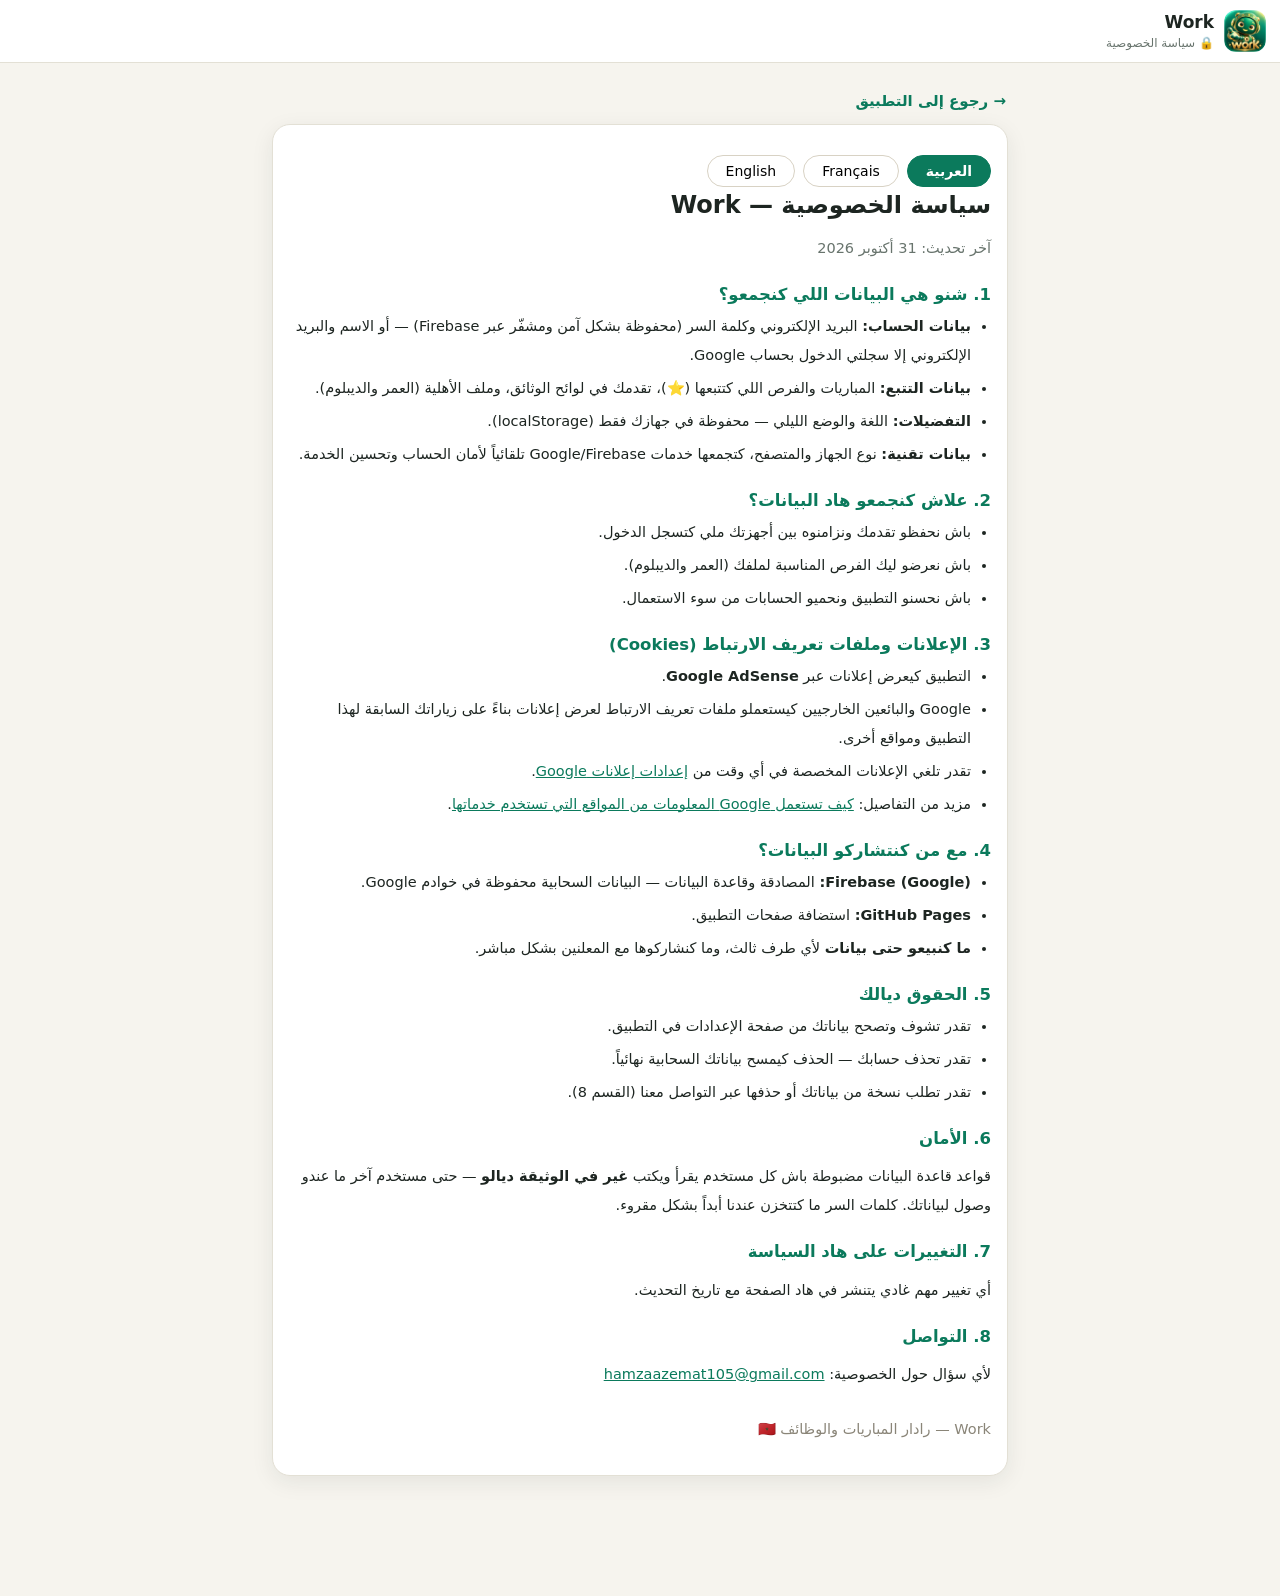
<file: privacy.html>
<!DOCTYPE html>
<html lang="ar" dir="rtl">
<head>
<meta charset="UTF-8">
<meta name="viewport" content="width=device-width, initial-scale=1, viewport-fit=cover">
<title>سياسة الخصوصية | Work</title>
<meta name="description" content="سياسة الخصوصية لتطبيق Work — رادار المباريات والوظائف.">
<meta name="theme-color" content="#0b7a5c">
<link rel="icon" href="icon-192.png?v=5" type="image/png">
<link rel="stylesheet" href="styles.css?v=8">
<style>
.langtabs{display:flex;gap:8px;margin:14px 0 4px;flex-wrap:wrap}
.langtabs button{border:1px solid #d8d2c4;background:#fff;border-radius:999px;padding:7px 18px;font-size:14px;cursor:pointer;font-family:inherit}
.langtabs button.on{background:#0b7a5c;color:#fff;border-color:#0b7a5c;font-weight:700}
.privacy-body h3{margin:22px 0 8px;font-size:16.5px;color:#0b7a5c}
.privacy-body ul{margin:6px 0;padding-inline-start:20px;line-height:2}
.privacy-body li{font-size:14.5px;margin-bottom:4px}
.privacy-body p{line-height:2;font-size:14.5px}
.backrow{margin:14px 2px}
.backrow a{color:#0b7a5c;font-weight:700;text-decoration:none;font-size:15px}
.updated{color:#8a8578;font-size:13px;margin-top:26px}
</style>
</head>
<body>

<header class="topbar">
  <div class="brand">
    <img class="brand-logo" src="icon-192.png?v=5" alt="Work">
    <div>
      <strong>Work</strong>
      <small>🔒 سياسة الخصوصية</small>
    </div>
  </div>
</header>

<main>
  <div class="backrow"><a href="./">→ رجوع إلى التطبيق</a></div>

  <section class="view active">
    <div class="card privacy-body">
      <div class="langtabs" role="tablist">
        <button type="button" class="on" data-lang="ar">العربية</button>
        <button type="button" data-lang="fr">Français</button>
        <button type="button" data-lang="en">English</button>
      </div>

      <!-- ============ العربية ============ -->
      <div id="pl-ar">
        <h2>سياسة الخصوصية — Work</h2>
        <p class="muted">آخر تحديث: 31 أكتوبر 2026</p>

        <h3>1. شنو هي البيانات اللي كنجمعو؟</h3>
        <ul>
          <li><strong>بيانات الحساب:</strong> البريد الإلكتروني وكلمة السر (محفوظة بشكل آمن ومشفّر عبر Firebase) — أو الاسم والبريد الإلكتروني إلا سجلتي الدخول بحساب Google.</li>
          <li><strong>بيانات التتبع:</strong> المباريات والفرص اللي كتتبعها (⭐)، تقدمك في لوائح الوثائق، وملف الأهلية (العمر والديبلوم).</li>
          <li><strong>التفضيلات:</strong> اللغة والوضع الليلي — محفوظة في جهازك فقط (localStorage).</li>
          <li><strong>بيانات تقنية:</strong> نوع الجهاز والمتصفح، كتجمعها خدمات Google/Firebase تلقائياً لأمان الحساب وتحسين الخدمة.</li>
        </ul>

        <h3>2. علاش كنجمعو هاد البيانات؟</h3>
        <ul>
          <li>باش نحفظو تقدمك ونزامنوه بين أجهزتك ملي كتسجل الدخول.</li>
          <li>باش نعرضو ليك الفرص المناسبة لملفك (العمر والديبلوم).</li>
          <li>باش نحسنو التطبيق ونحميو الحسابات من سوء الاستعمال.</li>
        </ul>

        <h3>3. الإعلانات وملفات تعريف الارتباط (Cookies)</h3>
        <ul>
          <li>التطبيق كيعرض إعلانات عبر <strong>Google AdSense</strong>.</li>
          <li>Google والبائعين الخارجيين كيستعملو ملفات تعريف الارتباط لعرض إعلانات بناءً على زياراتك السابقة لهذا التطبيق ومواقع أخرى.</li>
          <li>تقدر تلغي الإعلانات المخصصة في أي وقت من <a href="https://www.google.com/settings/ads" target="_blank" rel="noopener">إعدادات إعلانات Google</a>.</li>
          <li>مزيد من التفاصيل: <a href="https://policies.google.com/technologies/ads" target="_blank" rel="noopener">كيف تستعمل Google المعلومات من المواقع التي تستخدم خدماتها</a>.</li>
        </ul>

        <h3>4. مع من كنتشاركو البيانات؟</h3>
        <ul>
          <li><strong>Firebase (Google):</strong> المصادقة وقاعدة البيانات — البيانات السحابية محفوظة في خوادم Google.</li>
          <li><strong>GitHub Pages:</strong> استضافة صفحات التطبيق.</li>
          <li><strong>ما كنبيعو حتى بيانات</strong> لأي طرف ثالث، وما كنشاركوها مع المعلنين بشكل مباشر.</li>
        </ul>

        <h3>5. الحقوق ديالك</h3>
        <ul>
          <li>تقدر تشوف وتصحح بياناتك من صفحة الإعدادات في التطبيق.</li>
          <li>تقدر تحذف حسابك — الحذف كيمسح بياناتك السحابية نهائياً.</li>
          <li>تقدر تطلب نسخة من بياناتك أو حذفها عبر التواصل معنا (القسم 8).</li>
        </ul>

        <h3>6. الأمان</h3>
        <p>قواعد قاعدة البيانات مضبوطة باش كل مستخدم يقرأ ويكتب <strong>غير في الوثيقة ديالو</strong> — حتى مستخدم آخر ما عندو وصول لبياناتك. كلمات السر ما كتتخزن عندنا أبداً بشكل مقروء.</p>

        <h3>7. التغييرات على هاد السياسة</h3>
        <p>أي تغيير مهم غادي يتنشر في هاد الصفحة مع تاريخ التحديث.</p>

        <h3>8. التواصل</h3>
        <p>لأي سؤال حول الخصوصية: <a href="mailto:hamzaazemat105@gmail.com">hamzaazemat105@gmail.com</a></p>

        <p class="updated">Work — رادار المباريات والوظائف 🇲🇦</p>
      </div>

      <!-- ============ Français ============ -->
      <div id="pl-fr" hidden>
        <h2>Politique de confidentialité — Work</h2>
        <p class="muted">Dernière mise à jour : 31 octobre 2026</p>

        <h3>1. Données que nous collectons</h3>
        <ul>
          <li><strong>Données du compte :</strong> e-mail et mot de passe (stockés de façon sécurisée et chiffrée via Firebase) — ou nom et e-mail si vous vous connectez avec Google.</li>
          <li><strong>Données de suivi :</strong> concours et offres suivis (⭐), progression des listes de documents, profil d'éligibilité (âge et diplôme).</li>
          <li><strong>Préférences :</strong> langue et mode nuit — conservées uniquement sur votre appareil (localStorage).</li>
          <li><strong>Données techniques :</strong> type d'appareil et navigateur, collectées automatiquement par Google/Firebase pour la sécurité et l'amélioration du service.</li>
        </ul>

        <h3>2. Pourquoi ces données ?</h3>
        <ul>
          <li>Sauvegarder votre progression et la synchroniser entre vos appareils après connexion.</li>
          <li>Vous montrer les opportunités adaptées à votre profil (âge et diplôme).</li>
          <li>Améliorer l'application et protéger les comptes contre les abus.</li>
        </ul>

        <h3>3. Publicités et cookies</h3>
        <ul>
          <li>L'application affiche des publicités via <strong>Google AdSense</strong>.</li>
          <li>Google et des fournisseurs tiers utilisent des cookies pour diffuser des annonces en fonction de vos visites précédentes.</li>
          <li>Vous pouvez désactiver la personnalisation des annonces à tout moment dans les <a href="https://www.google.com/settings/ads" target="_blank" rel="noopener">paramètres des annonces Google</a>.</li>
          <li>Plus d'infos : <a href="https://policies.google.com/technologies/ads" target="_blank" rel="noopener">comment Google utilise les données des sites partenaires</a>.</li>
        </ul>

        <h3>4. Avec qui partageons-nous les données ?</h3>
        <ul>
          <li><strong>Firebase (Google) :</strong> authentification et base de données — données cloud hébergées sur les serveurs de Google.</li>
          <li><strong>GitHub Pages :</strong> hébergement des pages de l'application.</li>
          <li><strong>Nous ne vendons aucune donnée</strong> à des tiers et ne les partageons pas directement avec les annonceurs.</li>
        </ul>

        <h3>5. Vos droits</h3>
        <ul>
          <li>Consulter et corriger vos données depuis la page Paramètres de l'application.</li>
          <li>Supprimer votre compte — la suppression efface définitivement vos données cloud.</li>
          <li>Demander une copie ou la suppression de vos données via le contact (section 8).</li>
        </ul>

        <h3>6. Sécurité</h3>
        <p>Les règles de la base de données garantissent que chaque utilisateur ne lit et n'écrit que <strong>son propre document</strong>. Les mots de passe ne sont jamais stockés en clair chez nous.</p>

        <h3>7. Modifications de cette politique</h3>
        <p>Tout changement important sera publié sur cette page avec sa date de mise à jour.</p>

        <h3>8. Contact</h3>
        <p>Pour toute question sur la confidentialité : <a href="mailto:hamzaazemat105@gmail.com">hamzaazemat105@gmail.com</a></p>

        <p class="updated">Work — radar des concours et offres d'emploi 🇲🇦</p>
      </div>

      <!-- ============ English ============ -->
      <div id="pl-en" hidden>
        <h2>Privacy Policy — Work</h2>
        <p class="muted">Last updated: October 31, 2026</p>

        <h3>1. Data we collect</h3>
        <ul>
          <li><strong>Account data:</strong> email and password (securely stored and encrypted via Firebase) — or name and email if you sign in with Google.</li>
          <li><strong>Tracking data:</strong> concours and offers you follow (⭐), document-checklist progress, eligibility profile (age and diploma).</li>
          <li><strong>Preferences:</strong> language and night mode — stored only on your device (localStorage).</li>
          <li><strong>Technical data:</strong> device and browser type, collected automatically by Google/Firebase for account security and service improvement.</li>
        </ul>

        <h3>2. Why we collect it</h3>
        <ul>
          <li>To save your progress and sync it across your devices after sign-in.</li>
          <li>To show you opportunities matching your profile (age and diploma).</li>
          <li>To improve the app and protect accounts against misuse.</li>
        </ul>

        <h3>3. Advertising and cookies</h3>
        <ul>
          <li>The app displays ads via <strong>Google AdSense</strong>.</li>
          <li>Google and third-party vendors use cookies to serve ads based on your prior visits to this app and other sites.</li>
          <li>You may opt out of personalized advertising at any time in <a href="https://www.google.com/settings/ads" target="_blank" rel="noopener">Google Ads Settings</a>.</li>
          <li>Learn more: <a href="https://policies.google.com/technologies/ads" target="_blank" rel="noopener">how Google uses information from partner sites</a>.</li>
        </ul>

        <h3>4. Who we share data with</h3>
        <ul>
          <li><strong>Firebase (Google):</strong> authentication and database — cloud data hosted on Google servers.</li>
          <li><strong>GitHub Pages:</strong> hosting of the app's pages.</li>
          <li><strong>We sell no data</strong> to any third party and do not share it directly with advertisers.</li>
        </ul>

        <h3>5. Your rights</h3>
        <ul>
          <li>View and correct your data from the app's Settings page.</li>
          <li>Delete your account — deletion permanently erases your cloud data.</li>
          <li>Request a copy or deletion of your data via the contact below (section 8).</li>
        </ul>

        <h3>6. Security</h3>
        <p>Database rules ensure each user can only read and write <strong>their own document</strong>. Passwords are never stored in readable form on our side.</p>

        <h3>7. Changes to this policy</h3>
        <p>Any significant change will be published on this page with its update date.</p>

        <h3>8. Contact</h3>
        <p>For any privacy question: <a href="mailto:hamzaazemat105@gmail.com">hamzaazemat105@gmail.com</a></p>

        <p class="updated">Work — concours & jobs radar 🇲🇦</p>
      </div>

    </div>
  </section>
</main>

<script>
(function(){
  var tabs = document.querySelectorAll('.langtabs button');
  var map = { ar: ['pl-ar','rtl','ar'], fr: ['pl-fr','ltr','fr'], en: ['pl-en','ltr','en'] };
  tabs.forEach(function(btn){
    btn.addEventListener('click', function(){
      tabs.forEach(function(b){ b.classList.remove('on'); });
      btn.classList.add('on');
      var cfg = map[btn.getAttribute('data-lang')];
      Object.keys(map).forEach(function(k){ document.getElementById(map[k][0]).hidden = true; });
      document.getElementById(cfg[0]).hidden = false;
      document.documentElement.lang = cfg[2];
      document.documentElement.dir = cfg[1];
    });
  });
})();
</script>
</body>
</html>
</file>
<file: styles.css>
/* ===== رادار المباريات 🎯 — Moroccan concours radar PWA ===== */
:root{
  --green:#0b7a5c; --green-deep:#085c46; --green-soft:#e2f2ec;
  --amber:#f2a81d; --amber-soft:#fdf0d3;
  --red:#c0392b; --red-soft:#fbe7e3;
  --bg:#f6f4ee; --card:#ffffff; --ink:#1d2521; --muted:#68746d;
  --line:#e3e0d5; --danger:#c0392b;
  --shadow:0 6px 22px rgba(20,40,32,.08);
  --radius:18px;
}
[data-theme="dark"]{
  --bg:#101613; --card:#1a211d; --ink:#eef3f0; --muted:#9fb0a6;
  --line:#2b362f; --green-soft:#14352b; --amber-soft:#3a2f14; --red-soft:#3d1d18;
  --shadow:0 6px 22px rgba(0,0,0,.4);
}
*{box-sizing:border-box}
html{scroll-behavior:smooth}
body{
  margin:0; background:var(--bg); color:var(--ink);
  font-family:"Segoe UI", Tahoma, system-ui, -apple-system, Arial, sans-serif;
  padding-bottom:96px;
}
button{font-family:inherit}
a{color:var(--green)}

/* top bar */
.topbar{
  position:sticky; top:0; z-index:30; display:flex; align-items:center; justify-content:space-between;
  padding:10px 14px; background:var(--card); border-bottom:1px solid var(--line);
}
.brand{display:flex; align-items:center; gap:10px}
.brand-logo{width:42px; height:42px; border-radius:12px}
.brand strong{display:block; font-size:17px}
.brand small{color:var(--muted); font-size:12px}
.icon-btn{
  border:1px solid var(--line); background:var(--bg); color:var(--ink);
  width:40px; height:40px; border-radius:12px; font-size:17px; cursor:pointer; margin-inline-start:6px;
}

main{max-width:760px; margin:0 auto; padding:14px 12px 10px}
.view{display:none}
.view.active{display:block}
.page-title{font-size:19px; margin:16px 2px 10px}
.muted{color:var(--muted)}
.small{font-size:12.5px}
.empty{
  text-align:center; color:var(--muted); background:var(--card); border:1px dashed var(--line);
  border-radius:var(--radius); padding:22px 14px; margin:12px 0;
}

/* hero */
.hero{
  background:linear-gradient(135deg, var(--green-deep), var(--green));
  color:#fff; border-radius:22px; padding:20px 18px; box-shadow:var(--shadow);
}
.hero h1{margin:0 0 8px; font-size:21px; line-height:1.5}
.hero p{margin:0 0 6px; opacity:.94; font-size:14.5px; line-height:1.8}
.hero .updated{font-size:12px; opacity:.8; margin:0}

/* stats */
.stats{display:grid; grid-template-columns:repeat(3,1fr); gap:10px; margin:14px 0}
.stat{background:var(--card); border:1px solid var(--line); border-radius:16px; padding:12px 6px; text-align:center; box-shadow:var(--shadow)}
.stat strong{display:block; font-size:22px; color:var(--green)}
.stat span{font-size:12px; color:var(--muted)}

/* tools */
.tools{margin:6px 0 12px}
.field{
  width:100%; padding:12px 14px; border:1.5px solid var(--line); border-radius:14px;
  background:var(--card); color:var(--ink); font-size:15px; font-family:inherit; margin-bottom:10px;
}
.field:focus{outline:none; border-color:var(--green)}
.chips{display:flex; gap:8px; overflow-x:auto; padding-bottom:6px; scrollbar-width:none}
.chips::-webkit-scrollbar{display:none}
.chip{
  flex:0 0 auto; border:1.5px solid var(--line); background:var(--card); color:var(--ink);
  padding:7px 14px; border-radius:999px; font-size:13.5px; cursor:pointer;
}
.chip.on{background:var(--green); border-color:var(--green); color:#fff}

/* concours cards */
.list{display:grid; gap:12px}
.ccard{
  background:var(--card); border:1px solid var(--line); border-radius:var(--radius);
  padding:14px; box-shadow:var(--shadow);
}
.ccard-top{display:flex; justify-content:space-between; align-items:center; gap:8px; margin-bottom:8px}
.sector{background:var(--green-soft); color:var(--green-deep); font-size:12px; padding:3px 10px; border-radius:999px; font-weight:600}
[data-theme="dark"] .sector{color:#7fd6ba}
.count{font-size:12.5px; font-weight:700; padding:3px 10px; border-radius:999px}
.count.ok{background:var(--green-soft); color:var(--green-deep)}
.count.mid{background:var(--amber-soft); color:#8a5d00}
.count.soon{background:var(--amber-soft); color:#b3540a}
.count.urgent{background:var(--red); color:#fff; animation:pulse 1.2s infinite}
.count.closed{background:var(--line); color:var(--muted)}
@keyframes pulse{50%{opacity:.65}}
.ccard h3{margin:0 0 4px; font-size:16.5px; line-height:1.6}
.org{margin:0 0 8px; color:var(--muted); font-size:13.5px}
.meta{display:flex; flex-wrap:wrap; gap:6px 14px; font-size:13px; color:var(--muted); margin-bottom:8px}
.deadline{margin:0 0 12px; font-size:14px}
.ccard-actions{display:flex; gap:8px}
.ccard-actions .btn{flex:1}
.why{color:var(--danger); font-size:13.5px; margin:10px 0 0}
.prog{display:flex; align-items:center; gap:10px; margin-top:12px; font-size:12.5px; color:var(--muted)}
.prog .bar{flex:1; height:8px; background:var(--line); border-radius:99px; overflow:hidden}
.prog .bar i{display:block; height:100%; background:var(--green); border-radius:99px; transition:width .3s}

/* buttons */
.btn{
  display:inline-flex; align-items:center; justify-content:center; gap:6px;
  border:1.5px solid var(--line); background:var(--card); color:var(--ink);
  padding:11px 14px; border-radius:13px; font-size:14.5px; cursor:pointer; text-decoration:none; font-weight:600;
}
.btn.primary{background:var(--green); border-color:var(--green); color:#fff}
.btn.danger{border-color:var(--danger); color:var(--danger); background:transparent}
.btn.ghost{background:transparent; border-color:transparent; color:var(--green); padding:8px 4px}
.btn.wide{width:100%}
.btn.star.on{background:var(--amber-soft); border-color:var(--amber)}
.row{display:flex; gap:8px}
.row .btn{flex:1}

/* detail */
.detail{background:var(--card); border:1px solid var(--line); border-radius:var(--radius); padding:16px; box-shadow:var(--shadow)}
.detail h2{margin:6px 0; font-size:20px; line-height:1.6}
.detail h3{margin:20px 0 8px; font-size:16px}
.kv{display:flex; justify-content:space-between; gap:12px; padding:10px 0; border-bottom:1px dashed var(--line); font-size:14.5px}
.kv span{color:var(--muted)}
.kv strong{text-align:end}
.ticks{margin:0; padding-inline-start:20px; line-height:2}
.steps{margin:0; padding-inline-start:20px; line-height:2}
.docs{display:grid; gap:8px}
.doc{
  display:flex; gap:10px; align-items:flex-start; background:var(--bg);
  border:1px solid var(--line); border-radius:12px; padding:10px 12px; cursor:pointer; font-size:14.5px; line-height:1.7;
}
.doc input{width:19px; height:19px; accent-color:var(--green); margin-top:3px}
.doc input:checked + span{color:var(--muted); text-decoration:line-through}
.detail-actions{display:grid; gap:8px; margin:18px 0 10px}
.alert{
  background:var(--amber-soft); border:1px solid var(--amber); color:var(--ink);
  border-radius:14px; padding:12px 14px; margin:12px 0; font-size:14px; line-height:1.8;
}
.alert.soft{background:var(--green-soft); border-color:var(--green)}

/* generic cards & forms */
.card{
  background:var(--card); border:1px solid var(--line); border-radius:var(--radius);
  padding:16px; box-shadow:var(--shadow); margin-bottom:14px;
}
.card h2,.card h3{margin:0 0 10px}
.card p{line-height:1.9; font-size:14.5px}
.lbl{display:block; font-size:14px; font-weight:600; margin-bottom:12px}
.lbl .field{margin-top:6px; margin-bottom:0}
.install{display:flex; flex-wrap:wrap; align-items:center; gap:10px}
.install-txt{flex:1; min-width:200px; display:grid; gap:2px}
.install-txt span{color:var(--muted); font-size:13px}
.hint{flex-basis:100%; margin:0; color:var(--muted); font-size:12.5px}
.acct-msg{min-height:20px; font-size:13.5px; margin:8px 0 0}
.note p{margin:0 0 8px}

/* bottom nav */
.bottomnav{
  position:fixed; bottom:10px; inset-inline:10px; z-index:40; max-width:520px; margin:0 auto;
  display:flex; background:var(--card); border:1px solid var(--line); border-radius:22px;
  box-shadow:0 12px 32px rgba(0,0,0,.16); padding:6px;
}
.nav-btn{
  flex:1; position:relative; border:0; background:transparent; color:var(--muted);
  display:flex; flex-direction:column; align-items:center; gap:1px;
  padding:8px 2px; font-size:12px; cursor:pointer; border-radius:16px;
}
.nav-btn span{font-size:19px}
.nav-btn.active{background:var(--green-soft); color:var(--green-deep); font-weight:700}
[data-theme="dark"] .nav-btn.active{color:#7fd6ba}
.badge{
  position:absolute; top:2px; inset-inline-end:12px; background:var(--red); color:#fff;
  font-style:normal; font-size:11px; min-width:19px; height:19px; border-radius:99px;
  display:inline-flex; align-items:center; justify-content:center; padding:0 5px;
}

.toast{
  position:fixed; bottom:96px; left:50%; transform:translateX(-50%); z-index:60;
  background:var(--ink); color:var(--bg); padding:11px 18px; border-radius:999px;
  font-size:14px; box-shadow:var(--shadow); max-width:88vw; text-align:center;
}

/* auth gate */
.gate{
  position:fixed; inset:0; z-index:80; overflow-y:auto;
  background:linear-gradient(160deg, var(--green-deep), var(--green));
  padding:22px 14px 30px;
}
.gate-card{
  max-width:430px; margin:4vh auto 0; background:var(--card); color:var(--ink);
  border-radius:24px; padding:24px 18px; box-shadow:0 18px 50px rgba(0,0,0,.3); text-align:center;
}
.gate-logo{width:76px; height:76px; border-radius:20px}
.gate-card h2{margin:10px 0 6px; font-size:20px}
.gate-card .muted{font-size:13.5px; line-height:1.8}
#accountCard{text-align:start; margin-top:14px}
#accountCard .field{margin-bottom:10px}
#gateSkip{margin-top:12px; color:var(--muted)}

/* type segmented + private badge */
.seg{
  display:flex; background:var(--card); border:1.5px solid var(--line);
  border-radius:999px; padding:4px; margin-bottom:10px; gap:4px;
}
.seg button{
  flex:1; border:0; background:transparent; color:var(--muted); padding:9px 4px;
  border-radius:999px; font-size:14.5px; font-weight:700; cursor:pointer;
}
.seg button.on{background:var(--green); color:#fff}
.ptype{
  background:var(--amber-soft); color:#8a5d00; font-size:12px; font-weight:700;
  padding:3px 10px; border-radius:999px;
}

/* auth tabs + password visibility */
.authtabs{
  display:flex; background:var(--bg); border:1.5px solid var(--line);
  border-radius:999px; padding:4px; gap:4px; margin-bottom:12px;
}
.authtabs button{
  flex:1; border:0; background:transparent; color:var(--muted); padding:9px 4px;
  border-radius:999px; font-size:14.5px; font-weight:700; cursor:pointer;
}
.authtabs button.on{background:var(--green); color:#fff}
.passwrap{position:relative; margin-bottom:10px}
.passwrap .field{margin-bottom:0; width:100%; padding-inline-end:46px}
.eye{
  position:absolute; inset-inline-end:4px; top:50%; transform:translateY(-50%);
  background:transparent; border:0; font-size:18px; cursor:pointer; padding:8px; line-height:1;
}
#acctMainBtn{margin-bottom:10px}

/* language switcher */
.langsel{
  appearance:none; -webkit-appearance:none;
  background:var(--card); color:var(--ink);
  border:1.5px solid var(--line); border-radius:999px;
  padding:7px 10px; font-size:13.5px; font-weight:700; cursor:pointer; max-width:118px;
}
</file>
